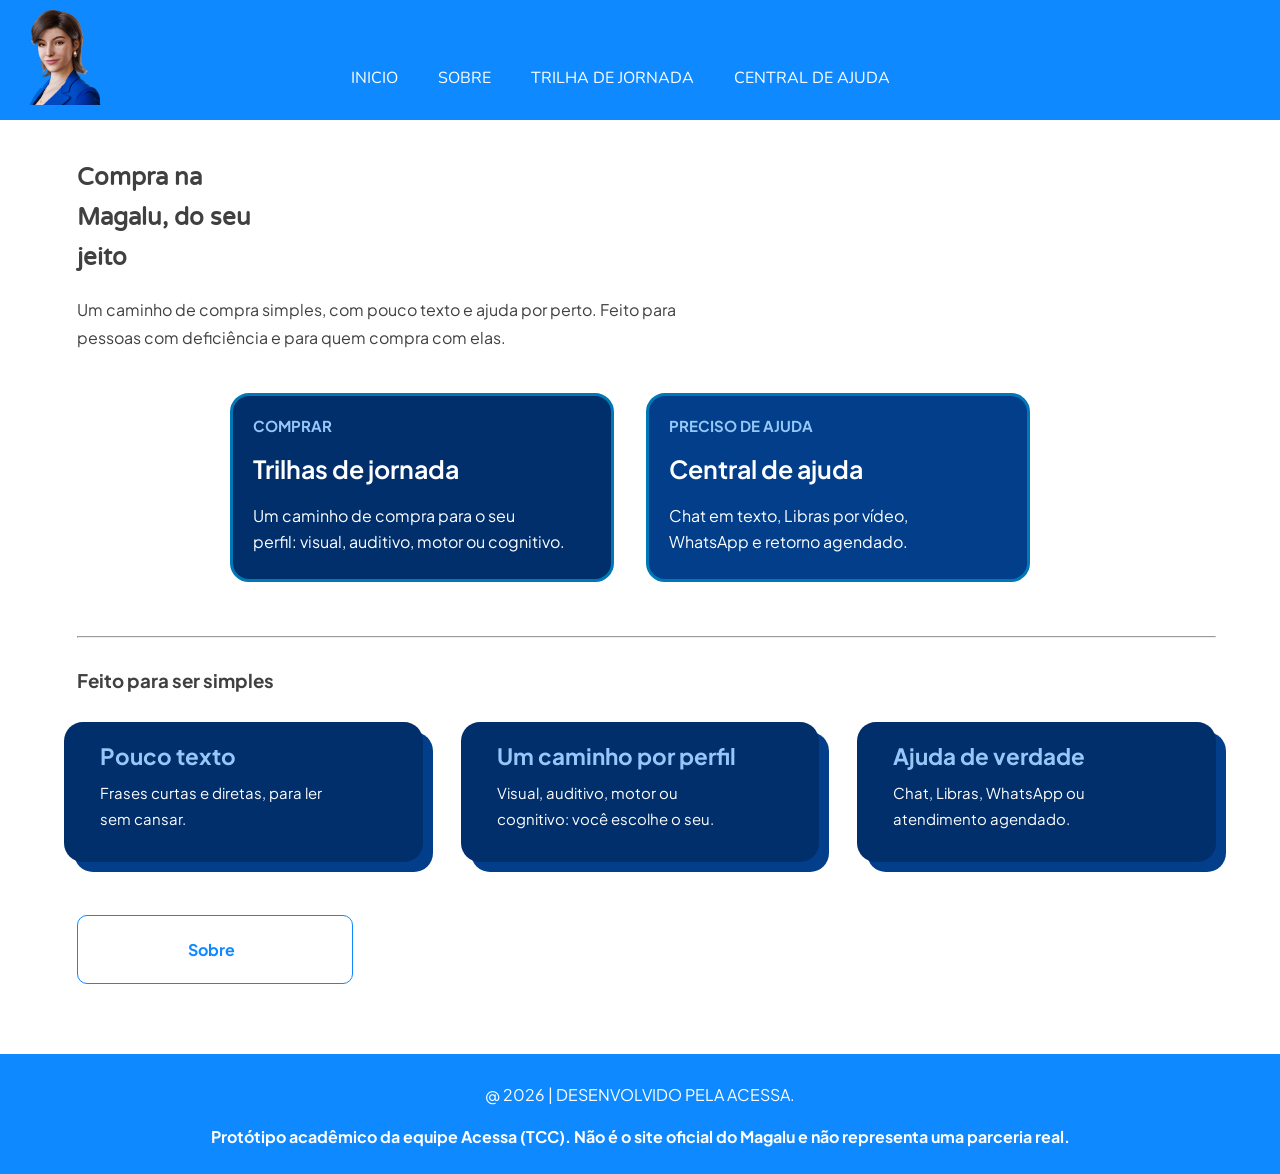
<file: index.html>
<!DOCTYPE html>
<html lang="pt-br">
<head>
    <meta charset="UTF-8">
    <meta name="viewport" content="width=device-width, initial-scale=1.0">
    <title>INICIO</title>

    <link rel="stylesheet" href="./style.css">

    <link rel="icon" type="imagem/png" href="./imagens/favicon_magalu.ico">
</head>
<body>
    <header>
        <nav>
            <div class="imgtopo">
            <a href="./index.html"><img src="./imagens/magalu (2).png"></a>
            </div>

            <div class="abas">
            <article><a href="./index.html" class="cor">INICIO</a></article>
            <article><a href="./sobre.html" class="cor">SOBRE</a></article>
            <article><a href="./trilhadejornada.html" class="cor">TRILHA DE JORNADA</a></article>
            <article> <a href="./centralajuda.html" class="cor">CENTRAL DE AJUDA</a></article>

            </div>
        </nav>
    </header>

<main>
    <section>
    
    <div class="inicio">
    <h1>Compra na <br>Magalu, do seu<br>jeito</h1><br>
    <p> Um caminho de compra simples, com pouco texto e ajuda por perto. Feito para<br> pessoas com deficiência e para quem compra com elas.</p>
    </div>
    </section><br>

<!--informações das duas primeiras caixad o site(compra e ajuda)-->
    <section>
        <div class="primeirascaixas">
        <div class="caixainf">
            <a href="./trilhadejornada.html"><h3 id="caixaesquerda"><span href="#TRILHA"> COMPRAR</span></h3><br>
            <h2><span href="#TRILHA">Trilhas de jornada</span></h2><br>
            <p>Um caminho de compra para o seu <br>perfil: visual, auditivo, motor ou cognitivo.</p></a>
        </div><br>

        <div class="caixainff">
            <a href="./centralajuda.html"><h3 id="caixaesquerda">PRECISO DE AJUDA</h3><br>
            <h2>Central de ajuda</h2><br>
            <p>Chat em texto, Libras por vídeo, <br>WhatsApp e retorno agendado.</p></a>
        </div>
        </div>
    </section><br>

    <hr><br>

    <!--segunda sessão e suas 4 caixas-->
    <section>
    <h3 id="TRILHA">Feito para ser simples</h3><br>
    <!--<p id="espaçodireita">Quatro caminhos, com os mesmos quatro momentos: encontrar, pagar, acompanhar a <br>entrega e trocar.</p>-->

    <div class="meio">
    <div class="jornada">
        <h3>Pouco texto</h3>
        <p id="caixaservicos">Frases curtas e diretas, para ler <br>sem cansar.</p>
    </div>

    <div class="jornada">
        <h3>Um caminho por perfil</h3>
        <p id="caixaservicos">Visual, auditivo, motor ou <br>cognitivo: você escolhe o seu.</p>
    </div>

    <div class="jornada">
        <h3>Ajuda de verdade</h3>
        <p  id="caixaservicos">Chat, Libras, WhatsApp ou <br>atendimento agendado.</p>
    </div>
    </div>
    </section><br>

    
    <section>
        <button ><a href="./sobre.html" class="Sobre">Sobre</a></button>


    </section>
    <!--terceira sessão

    <section>
        <h1 id="CENTRAL">Central de ajuda para Pessoas com deficiência</h1>
        <p>Atendimento pensado para cada necessidade. Escolha o canal que for melhor para você.</p>

        <div class="central">
            <h3>Chat em texto</h3>
            <p>Resposta escrita, sem <br>áudio.</p>
        </div>

        <div class="central">
            <h3>Videochamada em <br>Libras</h3>
            <p>Com intérprete ou tradutor <br>digital.</p>
        </div>

        <div class="central">
            <h3>WhatsApp</h3>
            <p>Texto ou áudio, você<br> escolhe.</p>
        </div>

        <div class="central">
            <h3>Retorno agendado</h3>
            <p>Nós ligamos no horário <br>combinado.</p>
        </div>
    </section><br>

    <hr>

    <section>
        <h3>Como peço ajuda para escolher um produto?</h3>

        <hr>

        <h3>Posso pedir uma entrega adaptada?</h3>
        <hr>

        <h3>Como faço uma reclamação sobre acessibilidade?</h3>
    </section>

    <hr>

    <section>
        <h1 id="SOBRE">Sobre o projeto</h1><br>
        <p>Este site mostra como uma loja virtual poderia oferecer uma versão acessível, com <br>
            caminhos de compra por perfil e atendimento direcionado. Foi feito pela equipe Acessa <br>
            como exemplo para o TCC.</p>
    </section>-->
</main>

<footer>

    <div class="final">

    <p class="text">@ 2026 | DESENVOLVIDO PELA ACESSA.<br><br>
        <b>Protótipo acadêmico da equipe Acessa (TCC). Não é o site oficial do Magalu e não representa uma parceria real.</b></p>
    </div>

</footer>
    
</body>
</html>
</file>
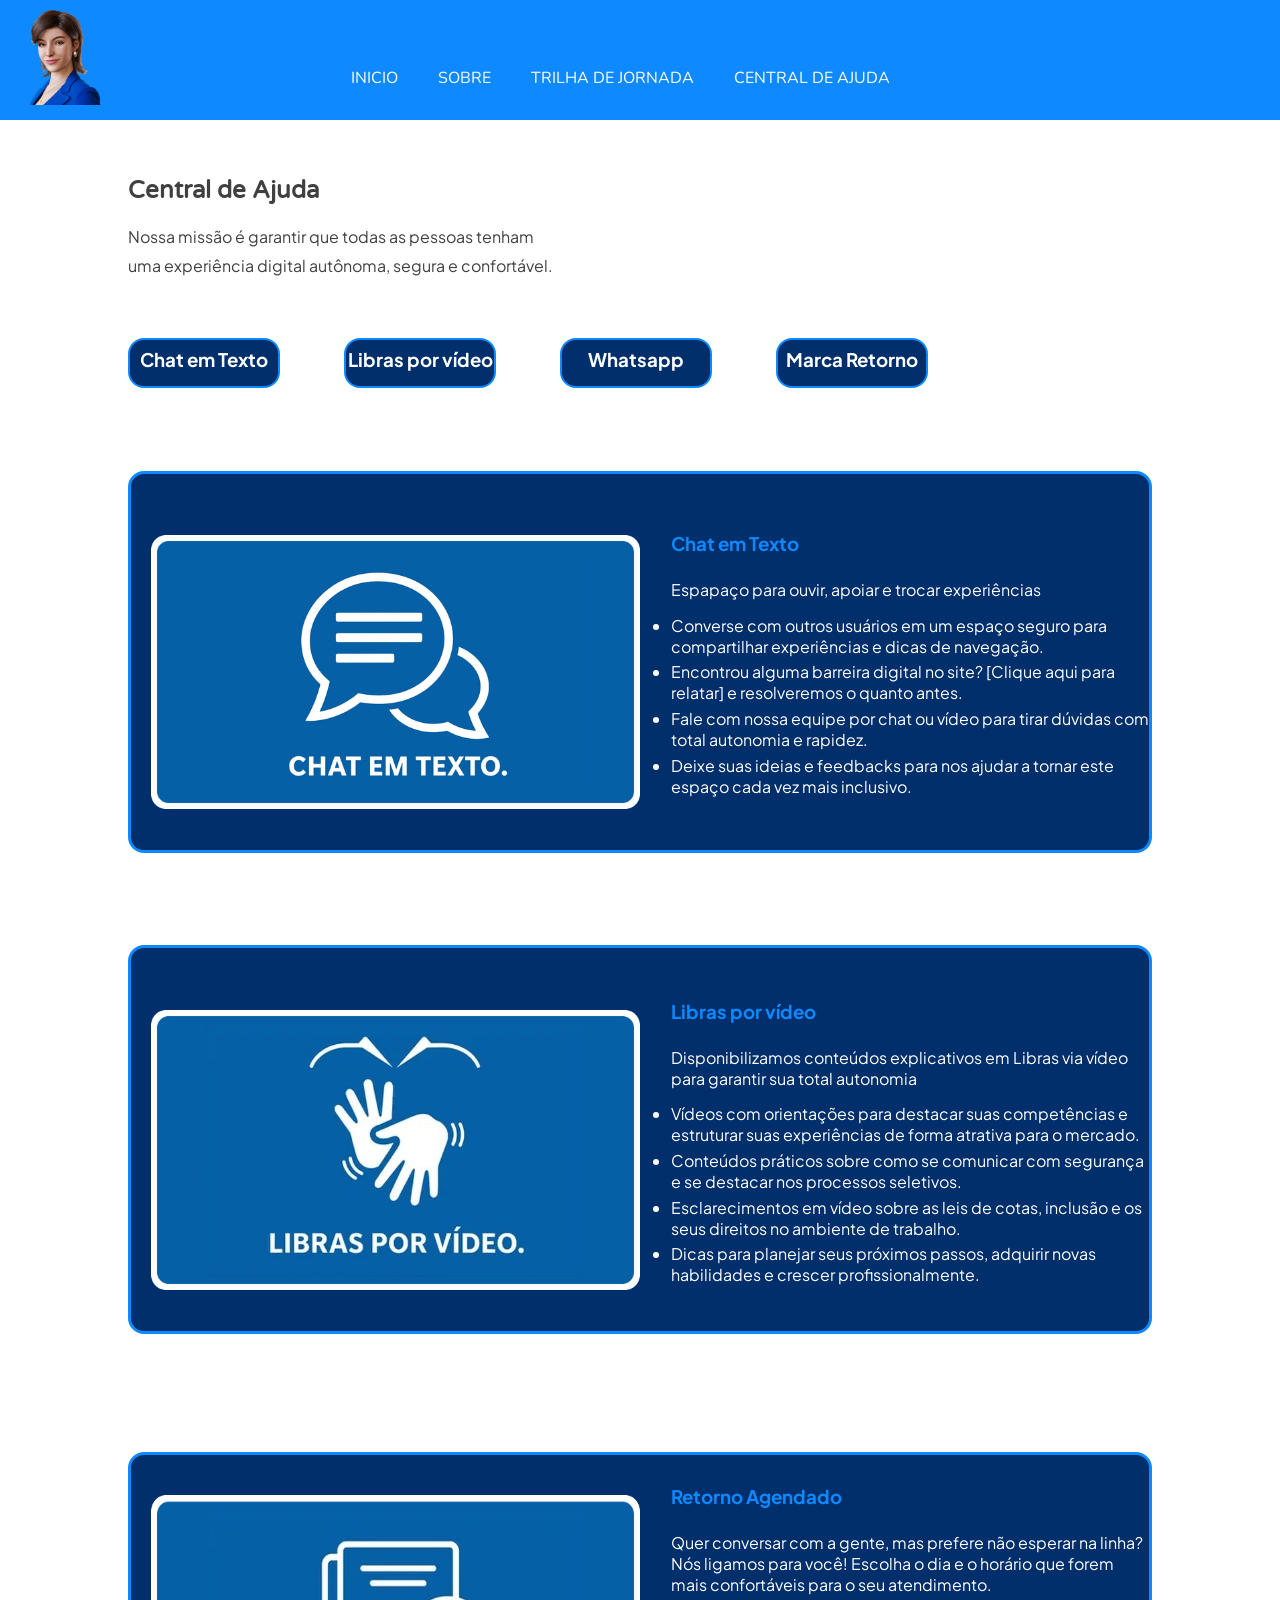
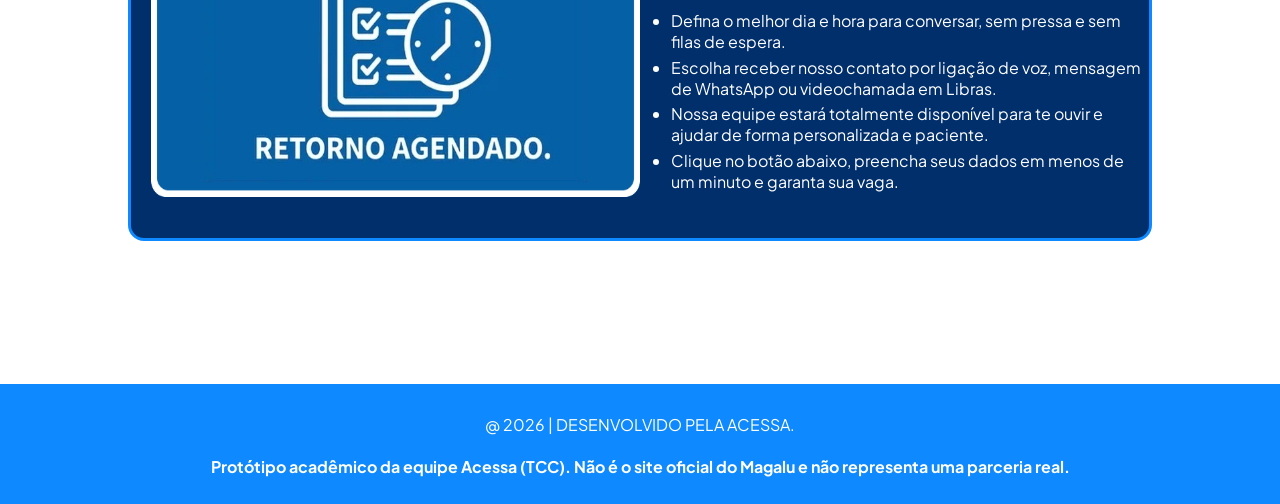
<file: centralajuda.html>
<!DOCTYPE html>
<html lang="pt-br">
<head>
    <meta charset="UTF-8">
    <meta name="viewport" content="width=device-width, initial-scale=1.0">
    <title>CENTRAL DE AJUDA</title>
    <link rel="stylesheet" href="centralajuda.css">
    <link rel="icon" type="imagem/png" href="./imagens/favicon_magalu.ico">
</head>

<body>
    <header>
        <nav>
            <div class="imgtopo">
                <a href="./index.html"><img src="./imagens/magalu (2).png"></a>
            </div>

            <div class="abas">
            <article><a href="./index.html" class="cor">INICIO</a></article>
            <article><a href="./sobre.html" class="cor">SOBRE</a></article>
            <article><a href="./trilhadejornada.html" class="cor">TRILHA DE JORNADA</a></article>
            <article> <a href="./centralajuda.html" class="cor">CENTRAL DE AJUDA</a></article>

            </div>
        </nav>
    </header><br>

<main>
    <section>

        <div class="containerprincipal">
        <div class="titulo-cards">
                <h1>Central de Ajuda</h1><br>
                <p id="paragrafo-inicio">Nossa missão é garantir que todas as pessoas tenham <br> uma experiência digital autônoma, segura e confortável.</p>
        </div>

        <div class="btns">
            <div class="btn-trilha">
                <h3><a href="#chat">Chat em Texto</a></h3>
            </div>

            <div class="btn-trilha">
                <h3 id="unico"><a href="#auditiva">Libras por vídeo</a></h3>
            </div>

            <div class="btn-trilha">
                <h3><a href="#motora" >Whatsapp</a></h3>
            </div>

            <div class="btn-trilha">
                <h3><a href="#cognitiva">Marca Retorno</a></h3>
            </div>

        </div>
    </section>

    <section>

        <div class="cards-one">
            <div class="card-one" id="visual">
                <img src="./imagens/chat.png" alt="chat-texto">

                <div class="card-texto">
                <h3>Chat em Texto</h3>

                <p>Espapaço para ouvir, apoiar e trocar experiências </p>

                <ul>
                    <li>
                        Converse com outros usuários em um espaço seguro para compartilhar experiências e dicas de navegação.
                    </li>

                    <li>
                        Encontrou alguma barreira digital no site? [Clique aqui para relatar] e resolveremos o quanto antes.
                    </li>

                    <li>
                        Fale com nossa equipe por chat ou vídeo para tirar dúvidas com total autonomia e rapidez.
                    </li>

                    <li>
                        Deixe suas ideias e feedbacks para nos ajudar a tornar este espaço cada vez mais inclusivo.

                    </li>
                </ul>
                </div>
            </div>

            <div class="card-one">
                <img src="./imagens/video.png" alt="libras por vídeo">

                <div class="card-texto" id="libras-vídeo">
                <h3>Libras por vídeo</h3>

                <p> Disponibilizamos conteúdos explicativos em Libras via vídeo para garantir sua total autonomia</p>

                <ul>
                    <li>
                        Vídeos com orientações para destacar suas competências e estruturar suas experiências de forma atrativa para o mercado.
                    </li>

                    <li>
                        Conteúdos práticos sobre como se comunicar com segurança e se destacar nos processos seletivos.
                    </li>

                    <li>
                        Esclarecimentos em vídeo sobre as leis de cotas, inclusão e os seus direitos no ambiente de trabalho.
                    </li>

                    <li>
                        Dicas para planejar seus próximos passos, adquirir novas habilidades e crescer profissionalmente.
                    </li>
                </ul>
                </div>
            </div>
        </div>

        <div class="cards-two"> 
            <div class="card-two">
                <img src="./imagens/retorno.png" alt="agendamento">

                <div class="card-texto" id="motora">
                <h3>Retorno Agendado</h3>

                <p> Quer conversar com a gente, mas prefere não esperar na linha? Nós ligamos para você! Escolha o dia e o horário que forem mais confortáveis para o seu atendimento.</p>

                <ul>
                    <li>
                        Defina o melhor dia e hora para conversar, sem pressa e sem filas de espera.
                    </li>

                    <li>
                        Escolha receber nosso contato por ligação de voz, mensagem de WhatsApp ou videochamada em Libras.
                    </li>

                    <li>
                        Nossa equipe estará totalmente disponível para te ouvir e ajudar de forma personalizada e paciente.
                    </li>

                    <li>
                        Clique no botão abaixo, preencha seus dados em menos de um minuto e garanta sua vaga.
                    </li>
                </ul>
                </div>
            </div>

           
        <!--<section>
            <div class="cards-two">

                <div class="cardone"> 
                <h3>Trilha visual</h3>
                <p>Para pessoas cegas ou com baixa visão, com leitor de tela ou texto ampliado.</p>
                </div>

                <div class="cardone">
                    <h3> </h3>
                    <p></p>
                </div>

                </div>
                </section>

                <section>
                <div class="cardtwo">
                    <h3> </h3>
                    <p></p>
                </div>

                <div class="cardtwo">
                    <h3> </h3>
                    <p></p>
            </div>
        </section>-->
</main>

    <footer>

        <div class="final">

            <p class="text">@ 2026 | DESENVOLVIDO PELA ACESSA.<br><br>
                <b>Protótipo acadêmico da equipe Acessa (TCC). Não é o site oficial do Magalu e não representa uma
                    parceria real.</b>
            </p>
        </div>

    </footer>

</body>

</html>
</file>
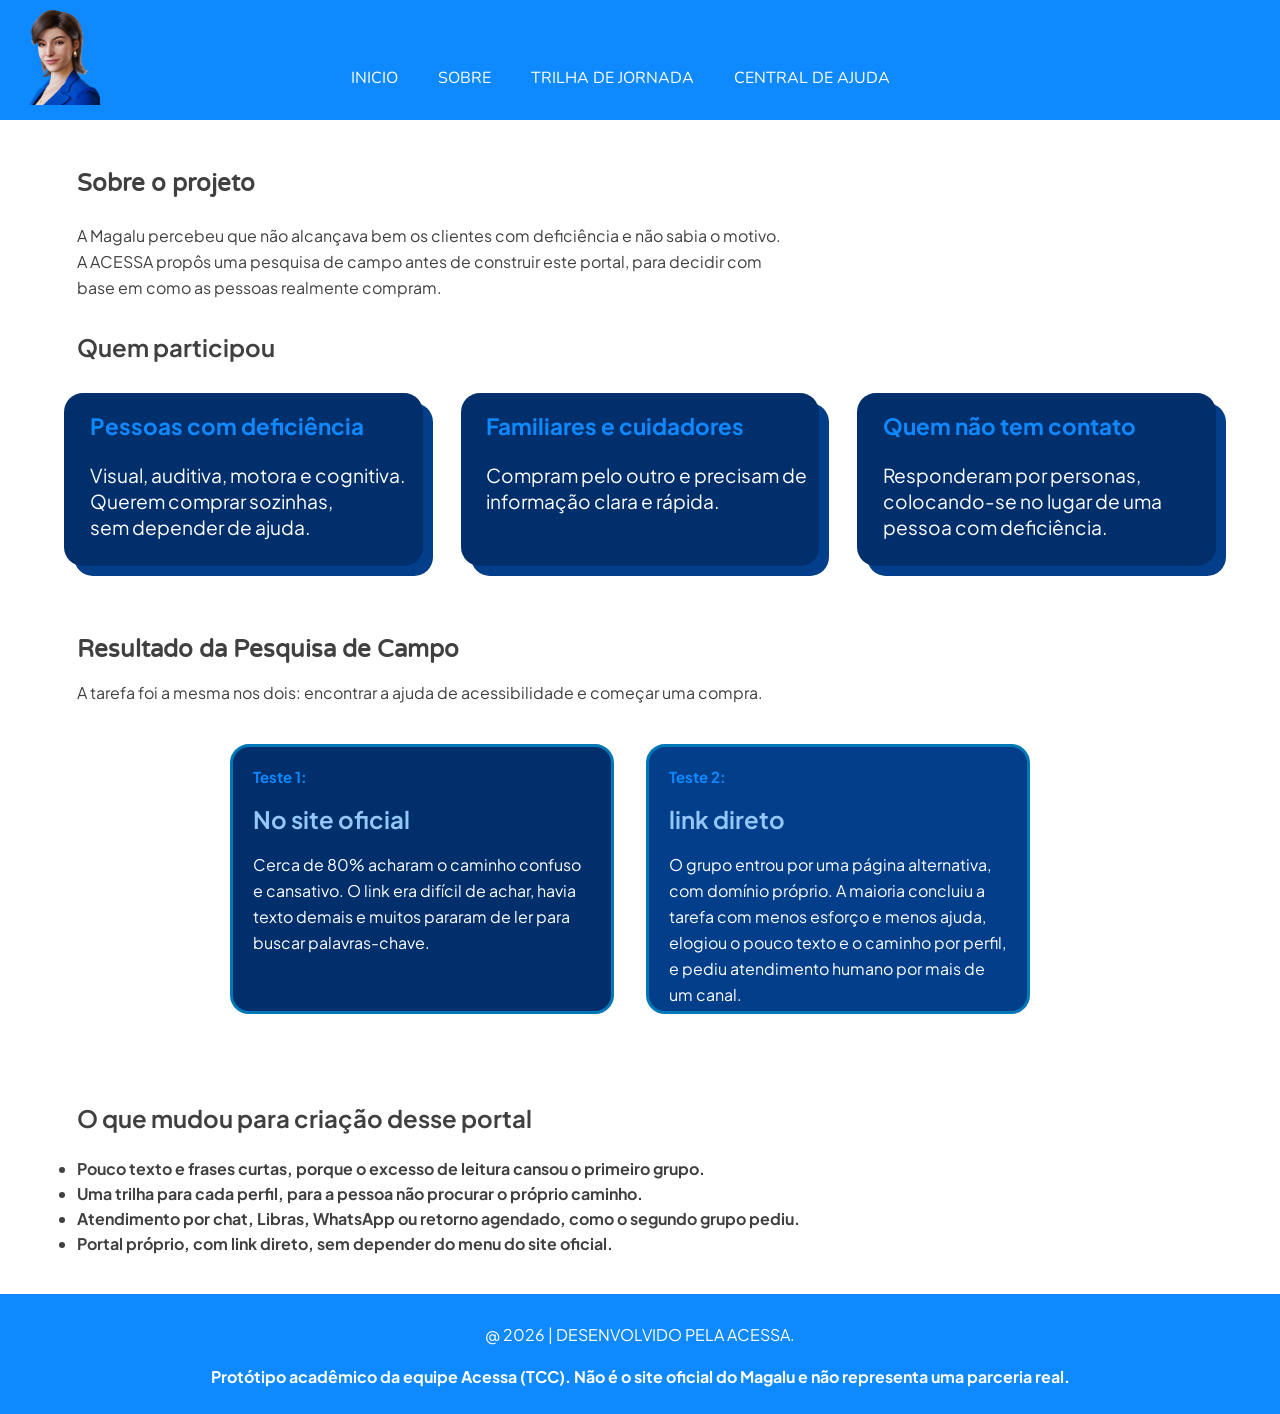
<file: sobre.html>
<!DOCTYPE html>
<html lang="pt-br">
<head>
    <meta charset="UTF-8">
    <meta name="viewport" content="width=device-width, initial-scale=1.0">
    <title>SOBRE</title>

    <link rel="stylesheet" href="./sobre.css">

    <link rel="icon" type="imagem/png" href="./imagens/favicon_magalu.ico">
</head>
<body>
    <header>
        <nav>
            <div class="imgtopo">
            <a href="./index.html"><img src="./imagens/magalu (2).png"></a>
            </div>

            <div class="abas">
            <article><a href="./index.html" class="cor">INICIO</a></article>
            <article><a href="./sobre.html" class="cor">SOBRE</a></article>
            <article><a href="./trilhadejornada.html" class="cor">TRILHA DE JORNADA</a></article>
            <article> <a href="./centralajuda.html" class="cor">CENTRAL DE AJUDA</a></article>

            </div>
        </nav>
    </header>

    <main>

    <section>
    <div class="titulo">
    <h1>Sobre o projeto</h1><br>
    <p> A Magalu percebeu que não alcançava bem os clientes com deficiência e não sabia o motivo. <br>A ACESSA propôs uma pesquisa de campo antes de construir este portal, para decidir com <br>base em como as pessoas realmente compram.</p>
    </div>
    </section><br>



    <section>
    <h2 id="segunda-sessão">Quem participou</h2><br>
    <!--<p id="espaçodireita">Quatro caminhos, com os mesmos quatro momentos: encontrar, pagar, acompanhar a <br>entrega e trocar.</p>-->

    <div class="caixas">
    <div class="caixa">
        <h3>Pessoas com deficiência</h3><br>
        <p id="caixaservicos">Visual, auditiva, motora e cognitiva. Querem comprar sozinhas, <br>sem depender de ajuda.</p>
    </div>

    <div class="caixa">
        <h3>Familiares e cuidadores</h3><br>
        <p id="caixaservicos">Compram pelo outro e precisam de<br> informação clara e rápida.</p>
    </div>

    <div class="caixa">
        <h3>Quem não tem contato</h3><br>
        <p  id="caixaservicos">Responderam por personas, colocando-se no lugar de uma pessoa com deficiência.</p>
    </div>
    </div>
    </section><br>

    <section>
    
    <div class="inicio">
    <h1>Resultado da Pesquisa de Campo</h1><br>
    <p> A tarefa foi a mesma nos dois: encontrar a ajuda de acessibilidade e começar uma compra.</p>
    </div>
    </section><br>



    <section>
        <div class="segundascaixas">
        <div class="caixaone">
            <h3 id="caixaesquerda"> Teste 1:</h3><br>
            <h2>No site oficial</h2><br>
            <p>Cerca de 80% acharam o caminho confuso e cansativo. O link era difícil de achar, havia texto demais e muitos pararam de ler para buscar palavras-chave.</p>
        </div><br>

        <div class="caixaitwo">
            <h3 id="caixaesquerda"> Teste 2:</h3><br>
            <h2>link direto</h2><br>
            <p>O grupo entrou por uma página alternativa, com domínio próprio. A maioria concluiu a tarefa com menos esforço e menos ajuda, elogiou o pouco texto e o caminho por perfil, e pediu atendimento humano por mais de um canal.</p>
        </div>
        </div>
    </section><br>

    <section>
        <div class="mudança">
        <h2>O que mudou para criação desse portal</h2><br>

        <ul>
            <li>Pouco texto e frases curtas, porque o excesso de leitura cansou o primeiro grupo.</li>
            <li>Uma trilha para cada perfil, para a pessoa não procurar o próprio caminho.</li>
            <li>Atendimento por chat, Libras, WhatsApp ou retorno agendado, como o segundo grupo pediu.</li>
            <li>Portal próprio, com link direto, sem depender do menu do site oficial.</li>
        </ul>
        </div>
    </section>

    </main>

    <footer>

    <div class="final">

    <p class="text">@ 2026 | DESENVOLVIDO PELA ACESSA.<br><br>
        <b>Protótipo acadêmico da equipe Acessa (TCC). Não é o site oficial do Magalu e não representa uma parceria real.</b></p>
    </div>

</footer>

</body>
</html>
</file>
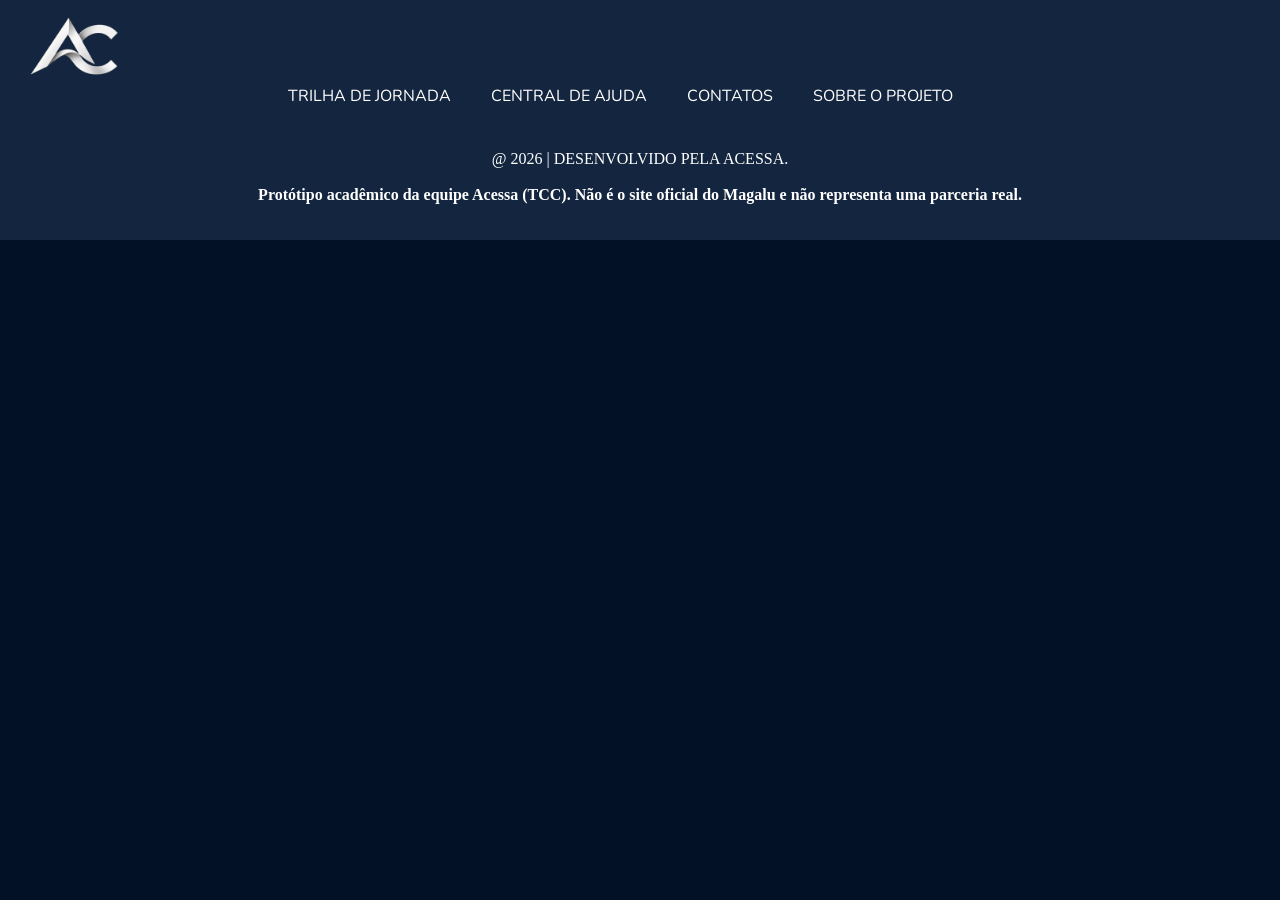
<file: sobreprojeto.html>
<!DOCTYPE html>
<html lang="pt">
<head>
    <meta charset="UTF-8">
    <meta name="viewport" content="width=device-width, initial-scale=1.0">
    <title>ACESSA</title>

    <link rel="stylesheet" href="./sobreprojeto.css">

    <link rel="icon" type="imagem/png" href="./imagens/favicon.ico">
</head>
<body>
    <header>
        <nav>
            <div class="imgtopo">
            <img src="./imagens/logo branca png.png">
            </div>

            <div class="abas">
            <article><a href="./index.html" class="cor">TRILHA DE JORNADA</a></article>
            <article> <a href="#SOBRE" class="cor">CENTRAL DE AJUDA</a></article>
            <article><a href="#CONTATOS" class="cor">CONTATOS</a></article>
            <article><a href="./sobreprojeto.html" class="cor">SOBRE O PROJETO</a></article>

            </div>
        </nav>
    </header>

    <main>


    </main>

<footer>

    <div class="final">

    <p class="text">@ 2026 | DESENVOLVIDO PELA ACESSA.<br><br>
        <b>Protótipo acadêmico da equipe Acessa (TCC). Não é o site oficial do Magalu e não representa uma parceria real.</b></p>
    </div>

</footer>
    
</body>
</html>
</file>
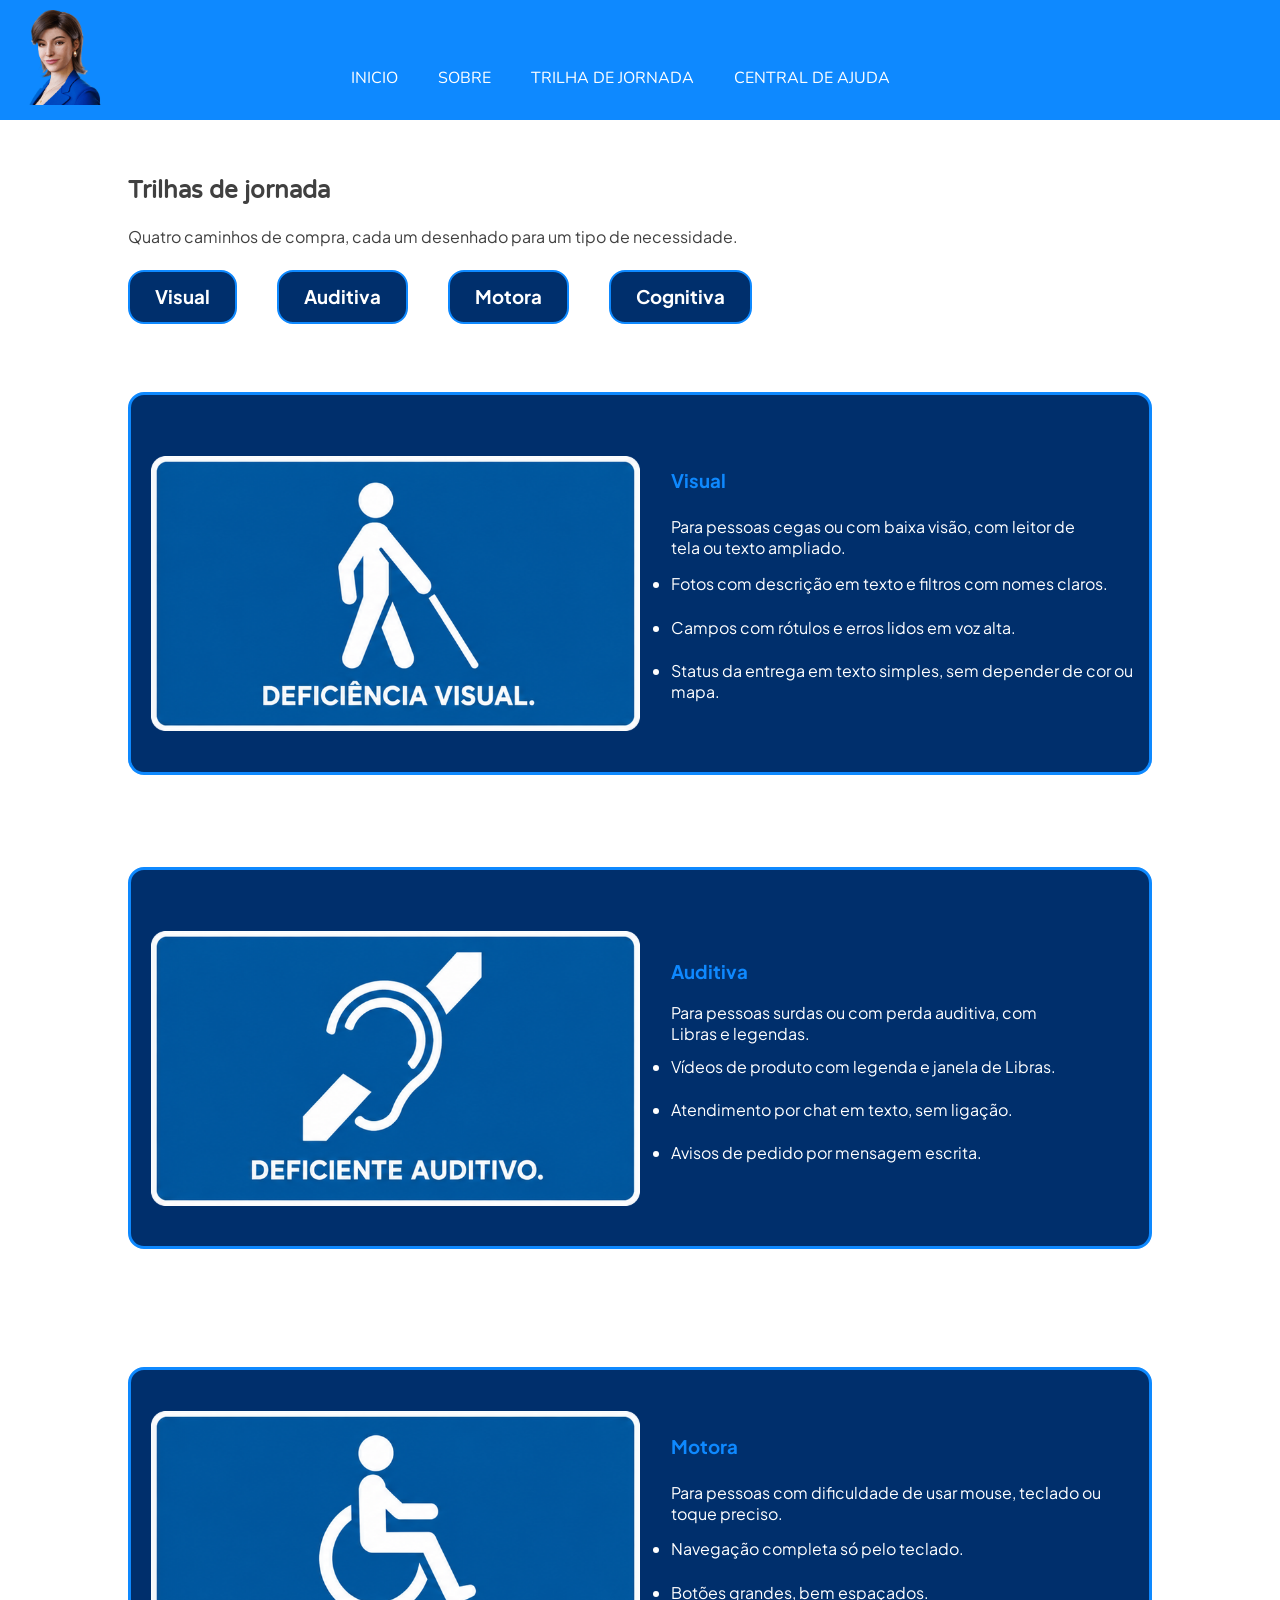
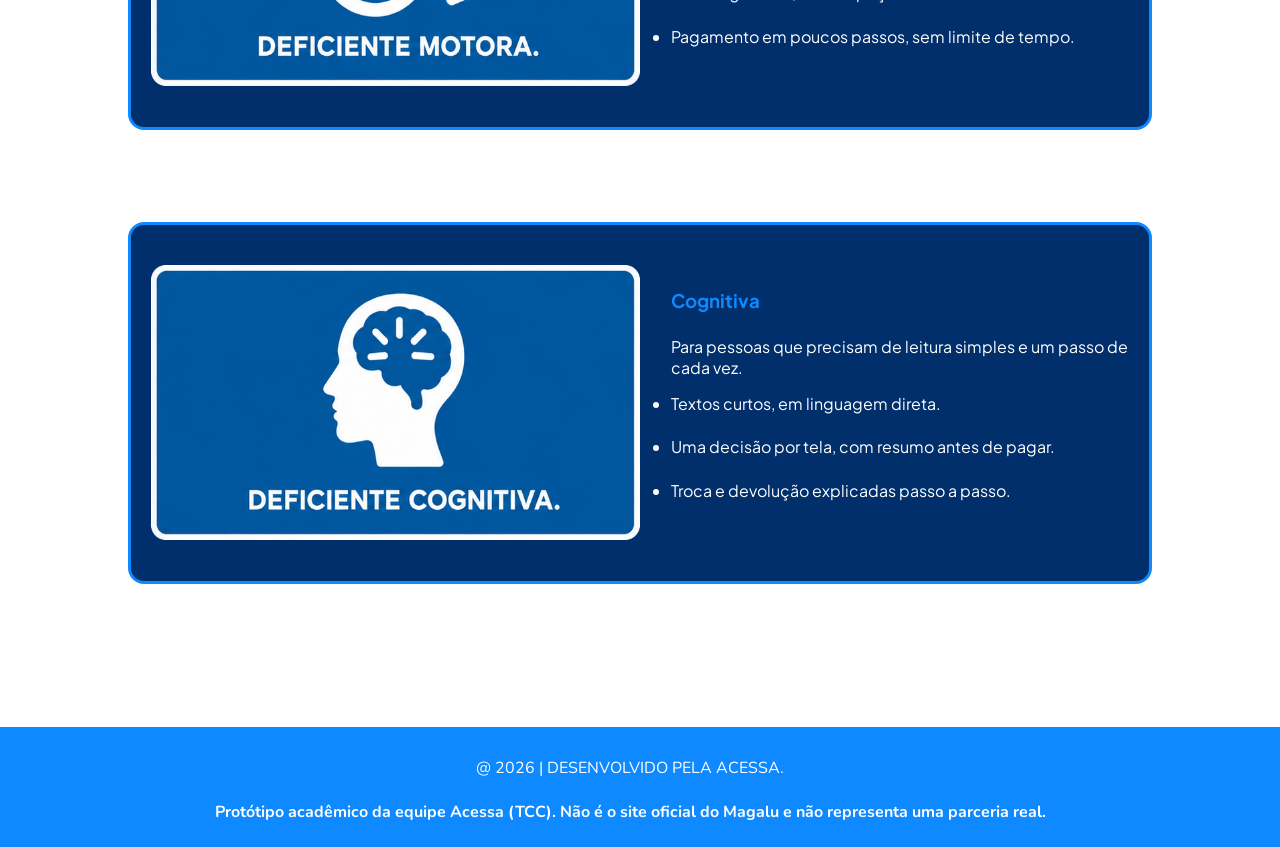
<file: trilhadejornada.html>
<!DOCTYPE html>
<html lang="pt">

<head>
    <meta charset="UTF-8">
    <meta name="viewport" content="width=device-width, initial-scale=1.0">
    <title>TRILHA DE JORNADA</title>

    <link rel="stylesheet" href="./trilhadejornada.css">

    <link rel="icon" type="imagem/png" href="./imagens/favicon_magalu.ico">
</head>

<body>
    <header>
        <nav>
            <div class="imgtopo">
                <a href="./index.html"><img src="./imagens/magalu (2).png"></a>
            </div>

            <div class="abas">
            <article><a href="./index.html" class="cor">INICIO</a></article>
            <article><a href="./sobre.html" class="cor">SOBRE</a></article>
            <article><a href="./trilhadejornada.html" class="cor">TRILHA DE JORNADA</a></article>
            <article> <a href="./centralajuda.html" class="cor">CENTRAL DE AJUDA</a></article>
            </div>
        </nav>
    </header><br>

<main>
    <section>

        <div class="containerprincipal">
        <div class="titulo-cards">
                <h1>Trilhas de jornada</h1><br>
                <p id="paragrafo-inicio">Quatro caminhos de compra, cada um desenhado para um tipo de necessidade.</p>
        </div>

        <div class="btns">
            <div class="btn-trilha">
                <h3><a href="#visual">Visual</a></h3>
            </div>

            <div class="btn-trilha">
                <h3 id="unico"><a href="#auditiva">Auditiva</a></h3>
            </div>

            <div class="btn-trilha">
                <h3><a href="#motora">Motora</a></h3>
            </div>

            <div class="btn-trilha">
                <h3><a href="#cognitiva">Cognitiva</a></h3>
            </div>

        </div>
    </section>

    <section>

        <div class="cards-one"id="visual">
            <div class="card-one" >
                <img src="./trilha de jornada/deficiencia-visual.png" alt="deficiencia-visual">

                <div class="card-texto">
                <h3>Visual</h3>

                <p>Para pessoas cegas ou com baixa visão, com leitor de <br>    tela ou texto ampliado.</p>

                <ul>
                    <li>    
                        Fotos com descrição em texto e filtros com nomes claros.
                    </li><br>

                    <li>
                        Campos com rótulos e erros lidos em voz alta.
                    </li><br>

                    <li>
                        Status da entrega em texto simples, sem depender de cor ou mapa.
                    </li>
                </ul>
                </div>
            </div>

            <div class="card-one">
                <img src="./trilha de jornada/deficiente-auditivo.png" alt="deficiente-auditivo">

                <div class="card-texto" id="auditiva">
                <h3>Auditiva</h3>

                <p>Para pessoas surdas ou com perda auditiva, com <br>Libras e legendas.</p>

                <ul>
                    <li>
                        Vídeos de produto com legenda e janela de Libras.
                    </li><br>

                    <li>
                        Atendimento por chat em texto, sem ligação.
                    </li><br>

                    <li>
                        Avisos de pedido por mensagem escrita.
                    </li>
                </ul>
                </div>
            </div>
        </div>

        <div class="cards-two"> 
            <div class="card-two">
                <img src="./trilha de jornada/deficiente-motora.png" alt="deficiente-motora">

                <div class="card-texto" id="motora">
                <h3>Motora</h3>

                <p>Para pessoas com dificuldade de usar mouse, teclado ou toque preciso.</p>

                <ul>
                    <li>
                        Navegação completa só pelo teclado.
                    </li><br>

                    <li>
                        Botões grandes, bem espaçados.
                    </li><br>

                    <li>
                        Pagamento em poucos passos, sem limite de tempo.
                    </li>
                </ul>
                </div>
            </div>

            <div class="card-two">
                <img src="./trilha de jornada/deficiente-cognitiva.png" alt="deficiente-cognitiva">

                <div class="card-texto" id="cognitiva">
                <h3>Cognitiva</h3>

                <p>Para pessoas que precisam de leitura simples e um passo de cada vez.</p>

                <ul>
                    <li>
                        Textos curtos, em linguagem direta.
                    </li><br>

                    <li>
                        Uma decisão por tela, com resumo antes de pagar.
                    </li><br>

                    <li>
                        Troca e devolução explicadas passo a passo.
                    </li>
                </ul>
                </div>
            </div>
        </div>
    </section>

        <!--<section>
            <div class="cards-two">

                <div class="cardone"> 
                <h3>Trilha visual</h3>
                <p>Para pessoas cegas ou com baixa visão, com leitor de tela ou texto ampliado.</p>
                </div>

                <div class="cardone">
                    <h3> </h3>
                    <p></p>
                </div>

                </div>
                </section>

                <section>
                <div class="cardtwo">
                    <h3> </h3>
                    <p></p>
                </div>

                <div class="cardtwo">
                    <h3> </h3>
                    <p></p>
            </div>
        </section>-->
</main>

    <footer>

        <div class="final">

            <p class="text">@ 2026 | DESENVOLVIDO PELA ACESSA.<br><br>
                <b>Protótipo acadêmico da equipe Acessa (TCC). Não é o site oficial do Magalu e não representa uma
                    parceria real.</b>
            </p>
        </div>

    </footer>

</body>

</html>
</file>
<file: style.css>
@import url('https://fonts.googleapis.com/css2?family=Nunito:ital,wght@0,200..1000;1,200..1000&display=swap');
/*font para header*/

@import url('https://fonts.googleapis.com/css2?family=Varela+Round&display=swap');
/*font para titulo*/

@import url('https://fonts.googleapis.com/css2?family=Plus+Jakarta+Sans:ital,wght@0,200..800;1,200..800&display=swap');
/*font para paragrafo */

/*reset basico de configurações */

/*cores utilizadas 

021125 · fundos das sessões
14263f  . cor das caixar menores
023e8a . cor das bordas e sombreados,fundos 3d das caixas menores
#ffffff · texto e titulos */
*{
    margin: 0%;
    padding: 0%;
    box-sizing: border-box;
    text-decoration: none;
}

/*configurações de header e footer(começo e final de página */

/*as cores colocadas no body foi somente para teste da divisão das sessões de como ficaria */
body{
    background-color: #FFFFFF;
    color: #404040;
}
header{
    position: sticky;
    top: 0%;
    background-color: #0E89FF ;
    color:#ffffff;
    width: 100%;
    height: 120px;
    border: #ffffff;
    z-index: 1000;

    font-family: "Nunito", sans-serif;
    font-optical-sizing: auto;
    font-weight: 600px;
    font-style: normal;
}

/*posção da logo no header */
img{
    display: flex;
    justify-content: left;
    width: 130px;
    padding-left: 20px;
    padding-top: 10px;

}

main{
    display: flex;
    flex-direction: column;
    justify-content: left;
}
/*caixa para configurar as abas */
.abas{
    display: flex;
    justify-content: center;
    flex-wrap: wrap;
    padding-bottom: 1%;
}


/*configurações dos links das abas*/

.cor{
    color: #ffffff;
    text-align: right;
    margin-right: 20px;
}
.cor:hover{
    background-color: #c53030;
    border-radius: 7px;
    padding-top: 3%;
    padding-bottom: 3%;
    padding-left: 5%;
    padding-right: 5%;
    text-align: center;
    width: 100%;
}
    

/*cor para ficar com o contraste certo nas caixas*/

article{
    display: flex;
    flex-direction: column;
    flex-wrap: wrap;
    color: #404040;
    text-align: right;
    margin-right: 20px;

    margin-bottom: 2%;
    margin-top: -3%;
}

article:hover{
    transform: translatey(-10px);
    transition: 1.2s;
    font-weight: 200px;
    margin-bottom: 2%;
}

/*mexer no tamanho da logo no header*/
nav img{
    width: 8%;
}

/*footer config*/

footer{
    background-color: #0E89FF;
    color:#ffffff;
    width: 100%;
    height: 120px;
}

/*caixa que vai as informações dentro */
.final{
    display: flex;
    flex-direction: row;
    justify-content: center;
    flex-wrap: wrap;

}
hr{
    display: flex;
    justify-content: center;
    align-items: center;
    width: 89%;
    margin-left: 6%;
}

/*configuração de centralição do footer */

.text{
    justify-content: center;
    text-align: center;
    padding-top: 30px;
}

/* confing da primeira sessão */

.inicio{
    display: flex;
    flex-direction: column;
    justify-content: left;

    padding-left: 6%;
    padding-top: 3%;
}

.inicio h1{
        line-height: 40px;
}

.inicio p {
        line-height: 28px;
}

a {
    color:#ffffff;
}

/*fonte e forma de se porta*/
h1{
    display: flex;
    flex-direction: column;
    text-align: left;

font-family: "Varela Round", sans-serif;
  font-weight: 700;
  font-style: normal;

}

p{
    display: flex;
    flex-direction: column;
    text-align: left;

    font-family: "Plus Jakarta Sans", sans-serif;
    font-optical-sizing: auto;
    font-weight: 400;
    font-style: normal;
}

h3{
    font-family: "Plus Jakarta Sans", sans-serif;
    font-optical-sizing: auto;
    font-weight: bold;
    font-style: normal;
    color: #95c8f8;

}

h2{
    font-family: "Plus Jakarta Sans", sans-serif;
    font-optical-sizing: auto;
    font-weight: 650;
    font-style: normal;
}

/*criar as caixas e colocar lado a lado*/
.primeirascaixas{
    display: flex;
    justify-content: center;
    text-align: left;
    gap: 0.50%;
    flex-wrap: wrap;
}

/*config de posição e conteúdo dentro da 1 caixa */
.caixainf{
    display: flex;
    flex-wrap: wrap;
    flex-direction: column;
    background-color: #002F6C;
    border-radius: 19PX;
    border: 3px solid #0077b6;


    width: 30%;
    height: 189px;
    padding: 1.56%;
    margin-top: 1.80%;
    margin-right: 1.56%;
    margin-bottom: 2.77%;
    color: #ffffff;
}

/*efeitos caixas 1*/
.caixainf:hover{
    flex-wrap: wrap;
    transform : translatey(-20px);
    transition: 1.2s;
    font-weight: 200px;

    border-radius: 19px;
    color: #ffffff;
    border: none;
}

.caixainf p{
    line-height: 26px;
}



/*config de posição e conteúdo dentro da 2 caixa */
.caixainff{
    flex-wrap: wrap;
    background-color: #023e8a ;
    border-radius: 19px;
    color: #ffffff;
    border: 3px solid #ffffff;



    width: 30%;
    height: 189px;
    padding: 1.56%;
    margin-top: 1.80%;
    margin-right: 1.56%;
    margin-bottom: 2.77%;
    border: 3px solid #0077b6;
}

/*efeitos caixas 2*/
.caixainff:hover{
    flex-wrap: wrap;
    transform: translatey(-20px);
    transition: 1.2s;
    font-weight: 200px;

    border-radius: 19px;
    border: none;
    
}

.caixainff p{
    line-height: 26px;
}


/*config dos textos de ajuda e compra das primeiras caixas */

#caixaesquerda{
    flex-wrap: wrap;
    text-align: left;
    font-size:15px;
}

h2{
    text-align: left;
    font-size: 25px;
    color: #ffffff;
}

/*tconfigurações de trilhas 1 pagina */

/*caixa pai das 3 caixas menores*/
.meio{
    display: flex;
    flex-direction: row;
    justify-content: center;
    gap: 38px;
    flex-wrap: wrap;
}

/*config do titulo 2 bloco */
#TRILHA{
    display: flex;
    flex-direction: row;
    padding-top: 1%;
    color:#404040;
    margin-left: 6%;
}



/*#espaçodireita{
    display: flex;
    flex-direction: column;
    text-align: left;
    padding-left: 150px;
}*/

/*config 3 caixas menores */
.jornada{
    background-color: #002F6C;
    color: #ffffff;
    border-radius: 19px;

    font-family: "Nunito", sans-serif;
    font-optical-sizing: auto;
    font-weight: 500%;
    font-style: normal;


    align-items: center;
    text-align: center;

    font-size: 120%;
    padding-top: 1.5%;
    padding-bottom: 2%;
    margin-top: 1%;
    margin-bottom: 1%;
    width: 28%;
    border: 1% solid #023e8a;
    box-shadow:10px 10px 0px #023e8a;
}

/*transição efeito para mudar cor da caixa quando o mousse passar ou ficar em cima da caixa*/
.jornada:hover{
    transition: 1.2s;
    transform:  translateY(28px) ;
    background-color: #023e8a;
    box-shadow:10px 10px 0px #c53030;
}

.jornada h3{
    text-align: left;
    padding-left: 10%;
}

/*organização dos texto das caixas do segundo topico */
#caixaservicos{
    padding-top: 2%;
    font-size: 78%;
    margin-top: 1% ;
    padding-bottom: 1%;
    padding-left: 10%;
    text-align: left;

    line-height: 26px;
}

/*config do botão do projeto cor,tamanho e etc*/

.Sobre{
    display: flex;
    flex-direction: row;
    justify-content: left;
    background-color: #ffffff;
    margin-bottom: 70px;
    margin-top: 10%;
    width: 120%;


    padding-top: 10%;
    padding-bottom: 10%;
    padding-left: 48%;

    color: #0E89FF;
    text-align: center;

    border-radius: 10px;
    border: 1px solid #0E89FF;
}
.Sobre:hover{
    color:#FFFFFF;
    border: none;
    background-color: #c53030;
}

/*removi a bordar, e a borda padrão do elemeno botão*/
button{
    outline: none;
    border: none;
    background-color: #ffffff;
    font-size: 100%;
    text-align: center;

    width: 18%;

    
    font-family: "Plus Jakarta Sans", sans-serif;
    font-optical-sizing: auto;
    font-weight: bold;
    font-style: normal;
    
    margin-left: 6%;
}
</file>
<file: centralajuda.css>
@import url('https://fonts.googleapis.com/css2?family=Nunito:ital,wght@0,200..1000;1,200..1000&display=swap');
/*font para header*/

@import url('https://fonts.googleapis.com/css2?family=Varela+Round&display=swap');
/*font para titulo*/

@import url('https://fonts.googleapis.com/css2?family=Plus+Jakarta+Sans:ital,wght@0,200..800;1,200..800&display=swap');
/*font para paragrafo */



/*reset basico de configurações */

/*cores utilizadas 

021125 · fundos das sessões
14263f  . cor das caixar menores
023e8a . cor das bordas e sombreados,fundos 3d das caixas menores
#ffffff · texto e titulos */
*{
    margin: 0%;
    padding: 0%;
    box-sizing: border-box;
    text-decoration: none;
}

/*configurações de header e footer(começo e final de página */

/*as cores colocadas no body foi somente para teste da divisão das sessões de como ficaria */
body{
    background-color: #FFFFFF;
    color: #404040;
    width: 100%;
   
}
header{ 
    position: sticky;
    top: 0%;
    background-color: #0E89FF ;
    color:#ffffff;
    width: 100%;
    height: 120px;
    border: #ffffff;
    z-index: 1000;

    font-family: "Nunito", sans-serif;
    font-optical-sizing: auto;
    font-weight: 600px;
    font-style: normal;
}

/*posção da logo no header */
img{
    display: flex;
    justify-content: left;
    width: 130px;
    padding-left: 20px;
    padding-top: 10px;

}

/*caixa para configurar as abas */
.abas{
    display: flex;
    justify-content: center;
}


/*configurações dos links das abas*/

.cor{
    display: flex;
    flex-direction: column;
    color: #ffffff;
    text-align: right;
    margin-right: 20px;
    font-family: "Nunito", sans-serif;
    font-optical-sizing: auto;
    font-style: normal;
    font-weight: 60px;
    
}
.cor:hover{
    background-color: #c53030;
    border-radius: 7px;
    padding-top: 3%;
    padding-bottom: 3%;
    padding-left: 5%;
    padding-right: 5%;
    text-align: center;
    width: 100%;
}


/*cor para ficar com o contraste certo nas caixas*/

article{
    color: #ffffff;
    margin-right: 20px;
    font-family: "Nunito", sans-serif;
    font-style: normal;
    font-weight: 60px;
    margin-bottom: 2%;

    margin-bottom: 2%;
    margin-top: -3%;
}

article:hover{
    transform: translatey(-10px);
    transition: 1.2s;
    font-weight: 200px;
    margin-bottom: 2%;
}

nav img{
    width: 8%;
}

/*footer config*/

footer{
    background-color: #0E89FF;
    color:#ffffff;
    width: 100%;
    height: 120px;
    margin-top: 8%;
}

/*caixa que vai as informações dentro */
.final{
    display: flex;
    flex-direction: row;
    justify-content: center;

}
hr{
    display: flex;
    justify-content: center;
    align-items: center;
    width: 40%;
    margin-left: 380px;
}

/*fonte e forma de se porta*/
h1{
    display: flex;
    flex-direction: column;
    text-align: left;

font-family: "Varela Round", sans-serif;
  font-weight: 700;
  font-style: normal;

}

p{
    display: flex;
    flex-direction: column;
    text-align: left;

    font-family: "Plus Jakarta Sans", sans-serif;
    font-optical-sizing: auto;
    font-weight: 400;
    font-style: normal;
}

h3{
    font-family: "Plus Jakarta Sans", sans-serif;
    font-optical-sizing: auto;
    font-weight: bold;
    font-style: normal;
    color: #0E89FF;
}

h2{
    font-family: "Plus Jakarta Sans", sans-serif;
    font-optical-sizing: auto;
    font-weight: 650;
    font-style: normal;
}

/*configuração de centralição do footer */

.text{
    justify-content: center;
    text-align: center;
    padding-top: 30px;
}

/*configuração da caixa MAIOR da primeira sessão que aliha as caixas de dentro*/

.containerprincipal{
    display: flex;
    flex-direction: column;

    margin-top: 3%;
    gap: 5%;
}


/*configurações do titulo principal, paragrafo */

.titulo-cards  {
    margin-left: 10%;
    text-align: left;

}



/*conf das caixa maior*/

.btns{
    display: flex;
    flex-direction: row;
    align-items: center;

    gap: 8%;
    width: 800px;
    height: 100px;
    margin-left: 10%;
    margin-bottom: 3%;

}


/*caixa dos topicos */

.btn-trilha{
    display: flex;
    flex-direction: column;
    background-color: #002F6C;
    border: 2px solid #0E89FF;
    color: #14263f;

    width: 80%;
    height: 50px;
    padding-top: 1%;

    
    margin-top:  8%;
    border-radius: 16px ;
    align-items: center;
    text-align:center ;
}

/*transição caixas topicos */
.btn-trilha:hover{
    color: #ffffff;
    border: none;
    background-color: #c53030;
    cursor: pointer;
    transition: 1.2s;
    transform:  translateY(-10px) ;
}

h3 a{
    display: flex;
    flex-direction: column;
    color: #ffffff;
    text-align: center;
}

/*espaço entre o pagrafo do primeiro titulo*/
#paragrafo-inicio{
    line-height: 180%;
}

/*configurações das caixa principal */

h3{
    display: flex;
    flex-direction: column;
}

.cards-one{
    display: flex;
    flex-direction: column;
    align-items: center;

    gap: 10%;
    width: 80%;
    height: auto;  
    margin: 0 auto 0 auto;   
    margin-bottom: 2%;
}

/*configurações da caixas de dentro */
.card-one{
    /*config de cor, borda e como a caixa deve se comportar */
    display: flex;
    background-color: #002F6C;
    border: 3px solid #0E89FF;
    border-radius: 16px ;
    color: #ffffff;

    /*largura e altura da caixa conforme a caixa principal*/
    width: 100%;
    height: auto;  

    /*espaço entre as duas caixas*/
    gap: 3%;

    /*espaço de dentro entre os conteudos e as bordas da parte de cima e parte de baixo */
    padding-top: 5%;
    padding-bottom: 4%;
    margin-bottom: 4%;
    margin-top: 5%;
}

/*efeito 2 primeiros blocos*/
.card-one:hover{
    background-color: #14263f;
    transition: 1.2s;
    transform:  translateY(28px) ;
}

/*configurações para que as imagens mude seu tamanho de altura de forma automatica conforme a caixa */
.card-one img{
    display: flex;
    width: 50%;
    height: auto;  
    padding-left: -10%;
}

/*configurações das caixas com as informações das 2 últimas caixar */

.cards-two{
    display: flex;
    flex-direction: column;
    align-items: center;

    gap: 10%;
    width: 80%;
    height: auto;  
    margin: 0 auto 0 auto;   
    margin-bottom: 2%;
}

/*configurações da caixas de dentro */
.card-two{
    /*config de cor, borda e como a caixa deve se comportar */
    display: flex;
    background-color: #002F6C;
    border: 3px solid #0E89FF;
    border-radius: 16px ;
    color: #ffffff;

    /*largura e altura da caixa conforme a caixa principal*/
    width: 100%;
    height: auto;  

    /*espaço entre as duas caixas*/
    gap: 3%;

    /*espaço de dentro entre os conteudos e as bordas da parte de cima e parte de baixo */
    padding-top: 3%;
    padding-bottom: 4%;
    margin-bottom: 4%;
    margin-top: 5%;
}

/*efeito 2 últimos blocos*/

.card-two:hover{
    background-color: #14263f;
    transition: 1.2s;
    transform:  translateY(28px) ;
}


/*configurações para que as imagens mude seu tamanho de altura de forma automatica conforme a caixa */

.card-two img{
    display: flex;
    width: 50%;
    height: auto;  
}

/*sereve para organizar o texto titulo da caixa */
.card-texto{
    display: flex;
    flex-direction: column;
    justify-content: center;
    text-align: left;
}

.card-texto p{
    padding-bottom: 3%;
}

.card-texto h3{
    padding-bottom: 5%;
}

li{
    padding-bottom: 1%;
    font-family: "Plus Jakarta Sans", sans-serif;
    font-optical-sizing: auto;
    font-weight: 400;
    font-style: normal;
}
</file>
<file: sobre.css>
@import url('https://fonts.googleapis.com/css2?family=Nunito:ital,wght@0,200..1000;1,200..1000&display=swap');
/*font para header*/

@import url('https://fonts.googleapis.com/css2?family=Varela+Round&display=swap');
/*font para titulo*/

@import url('https://fonts.googleapis.com/css2?family=Plus+Jakarta+Sans:ital,wght@0,200..800;1,200..800&display=swap');
/*font para paragrafo */


/*reset basico de configurações */


*{
    margin: 0%;
    padding: 0%;
    box-sizing: border-box;
    text-decoration: none;
}

body{
    background-color: #FFFFFF;
    color: #404040;
}
header{
    position: sticky;
    top: 0%;
    background-color: #0E89FF ;
    color:#ffffff;
    width: 100%;
    height: 120px;
    border: #ffffff;
    z-index: 1000;

    font-family: "Nunito", sans-serif;
    font-optical-sizing: auto;
    font-weight: 600px;
    font-style: normal;
}

/*posção da logo no header */
img{
    display: flex;
    justify-content: left;
    width: 130px;
    padding-left: 20px;
    padding-top: 10px;

}

.text{
    justify-content: center;
    text-align: center;
    padding-top: 30px;
}

main{
    display: flex;
    flex-direction: column;
    justify-content: left;
}
/*caixa para configurar as abas */
.abas{
    display: flex;
    justify-content: center;
    flex-wrap: wrap;
    padding-bottom: 1%;
}


/*configurações dos links das abas*/

.cor{
    color: #ffffff;
    text-align: right;
    margin-right: 20px;
}
.cor:hover{
    background-color: #c53030;
    border-radius: 7px;
    padding-top: 3%;
    padding-bottom: 3%;
    padding-left: 5%;
    padding-right: 5%;
    text-align: center;
    width: 100%;
}
    

/*cor para ficar com o contraste certo nas caixas*/

article{
    display: flex;
    flex-direction: column;
    flex-wrap: wrap;
    color: #404040;
    text-align: right;
    margin-right: 20px;

    margin-bottom: 2%;
    margin-top: -3%;
}

article:hover{
    transform: translatey(-10px);
    transition: 1.2s;
    font-weight: 200px;
    margin-bottom: 2%;
}

/*mexer no tamanho da logo no header*/
nav img{
    width: 8%;
}

/*footer config*/

footer{
    background-color: #0E89FF;
    color:#ffffff;
    width: 100%;
    height: 120px;
    text-align: center;
}

/*caixa que vai as informações dentro */
.final{
    display: flex;
    flex-direction: row;
    justify-content: center;
    text-align: center;

}

/*fonte e forma de se porta*/
h1{
    display: flex;
    flex-direction: column;
    text-align: left;

font-family: "Varela Round", sans-serif;
  font-weight: 700;
  font-style: normal;

}

p{
    display: flex;
    flex-direction: column;
    text-align: left;

    font-family: "Plus Jakarta Sans", sans-serif;
    font-optical-sizing: auto;
    font-weight: 400;
    font-style: normal;
}

h3{
    font-family: "Plus Jakarta Sans", sans-serif;
    font-optical-sizing: auto;
    font-weight: bold;
    font-style: normal;
    color: #0E89FF;
}

h2{
    font-family: "Plus Jakarta Sans", sans-serif;
    font-optical-sizing: auto;
    font-weight: 650;
    font-style: normal;
    color: #95c8f8;
}


/*config titulo  e paragrafo de inicio do site */

.titulo{
    display: flex;
    flex-direction: column;
    justify-content: left;

    padding-left: 6%;
    padding-top: 3%;
    margin-top: 1%;
    line-height: 26px;
}

/* 1 subtitulo */

#segunda-sessão{
    display: flex;
    flex-direction: row;
    padding-top: 1%;
    color:#404040;
    margin-left: 6%;    
}

/*caixa pai das 3 caixas menores*/

.caixas{
        display: flex;
    flex-direction: row;
    justify-content: center;
    gap: 38px;
    flex-wrap: wrap;
}


/*config 3 caixas menores */
.caixa{
    background-color: #002F6C;
    color: #ffffff;
    border-radius: 19px;


    align-items: center;
    text-align: left;
    padding-left: 2%;

    font-size: 120%;
    padding-top: 1.5%;
    padding-bottom: 2%;
    margin-top: 1%;
    margin-bottom: 1%;
    width: 28%;
    border: 1% solid #023e8a;
    box-shadow:10px 10px 0px #023e8a;
}

.caixa p{
    line-height: 26px;
}

.caixa:hover{
    transform: translatey(-14px);
    transition: 1.2s;
    box-shadow:10px 10px 0px #c53030;
}

/*cofig do titulo e pagrafro sobre o teste */
.inicio{
    display: flex;
    flex-direction: column;
    justify-content: left;

    padding-left: 6%;
    padding-top: 3%;
}

.segundascaixas{
    /*criar as caixas e colocar lado a lado caixa pai */
    display: flex;
    justify-content: center;
    text-align: left;
    gap: 0.50%;
    flex-wrap: wrap;

}

/*config das duas caixas das pesquisas */

.caixaone{
    display: flex;
    flex-direction: column;
    background-color: #002F6C;
    border-radius: 19PX;
    border: 3px solid #0077b6;


    width: 30%;
    height: 270px;
    padding: 1.56%;
    margin-top: 1.80%;
    margin-right: 1.56%;
    margin-bottom: 2.77%;
    color: #ffffff;
}

/*efeitos caixas 1*/
.caixaone:hover{
    transform : translatey(20px);
    transition: 1.2s;
    font-weight: 200px;

    border-radius: 19px;
    color: #ffffff;
    border: none;
}
.caixaone p{
    line-height: 26px;
}


/*config de posição e conteúdo dentro da 2 caixa */
.caixaitwo{
    flex-wrap: wrap;
    background-color: #023e8a ;
    border-radius: 19px;
    color: #ffffff;
    border: 3px solid #ffffff;

    width: 30%;
    height: 270px;
    padding: 1.56%;
    margin-top: 1.80%;
    margin-right: 1.56%;

    border: 3px solid #0077b6;

}

/*efeitos caixas 2*/
.caixaitwo:hover{
    flex-wrap: wrap;
    transform : translatey(20px);
    transition: 1.2s;
    font-weight: 200px;

    border-radius: 19px;
    border: none;
    
}

.caixaitwo p{
    line-height: 26px;
}

/*config dos textos de ajuda e compra das primeiras caixas */

#caixaesquerda{
    display: flex;
    flex-direction: column;
    text-align: left;
    font-size:15px;

}

/*config sobre mudança no site*/

.mudança {
    padding-left: 6%;
    padding-top: 3%;
    line-height: 25px;
    padding-bottom: 3%;
}

.mudança h2{
    color: #404040;
}

.mudança li{
    font-weight: 680;
}

li{
    font-family: "Plus Jakarta Sans", sans-serif;
    font-optical-sizing: auto;
    font-weight: 400;
    font-style: normal;
}
</file>
<file: sobreprojeto.css>
@import url('https://fonts.googleapis.com/css2?family=Nunito:ital,wght@0,200..1000;1,200..1000&display=swap');
/*fonte Nunito usado no titulo */

@import url('https://fonts.googleapis.com/css2?family=Archivo:ital,wght@0,100..900;1,100..900&display=swap');



/*reset basico de configurações */

/*cores utilizadas 

#652f91 · roxo.
#000000 · fundos
#ffffff · texto e titulos */
*{
    margin: 0%;
    padding: 0%;
    box-sizing: border-box;
    text-decoration: none;
}

/*configurações de header e footer(começo e final de página */

/*as cores colocadas no body foi somente para teste da divisão das sessões de como ficaria */
body{
    
    background-color: #021125;
    color: #ffffff;
}
header{
    background-color: #14263f ;
    color:#ffffff;
    width: 100%;
    height: 120px;
    border: #ffffff;
}

/*posção da logo no header */
img{
    display: flex;
    justify-content: left;
    width: 130px;
    padding-left: 20px;
    padding-top: 10px;

}

main{
    display: flex;
    flex-direction: column;
    justify-content: left;
}
/*caixa para configurar as abas */
.abas{
    display: flex;
    justify-content: center;
}


/*configurações dos links das abas*/

.cor{
    color: #ffffff;
    text-align: right;
    margin-right: 20px;
    font-family: "Nunito", sans-serif;
    font-optical-sizing: auto;
    font-style: normal;
    font-weight: 60px;
    
}
    

/*cor para ficar com o contraste certo nas caixas*/

article{
    color: #ffffff;
    text-align: right;
    margin-right: 20px;
    font-family: "Nunito", sans-serif;
    font-optical-sizing: auto;
    font-style: normal;
    font-weight: 60px;
}

article:hover{
    transform: translatey(-20px);
    transition: 1.2s;
    font-weight: 200px;
    color: #000000; 

}

a:hover{
    color: #000000; 

}

/*footer config*/

footer{
    background-color: #14263f ;
    color:#ffffff;
    width: 100%;
    height: 120px;
}

/*caixa que vai as informações dentro */
.final{
    display: flex;
    flex-direction: row;
    justify-content: center;

}
hr{
    display: flex;
    justify-content: center;
    align-items: center;
    width: 40%;
    margin-left: 380px;

}
/*configuração de centralição do footer */

.text{
    justify-content: center;
    text-align: center;
    padding-top: 30px;
}
</file>
<file: trilhadejornada.css>
@import url('https://fonts.googleapis.com/css2?family=Nunito:ital,wght@0,200..1000;1,200..1000&display=swap');
/*font para header*/

@import url('https://fonts.googleapis.com/css2?family=Varela+Round&display=swap');
/*font para titulo*/

@import url('https://fonts.googleapis.com/css2?family=Plus+Jakarta+Sans:ital,wght@0,200..800;1,200..800&display=swap');
/*font para paragrafo */


/*reset basico de configurações */

/*cores utilizadas 

021125 · fundos das sessões
14263f  . cor das caixar menores
023e8a . cor das bordas e sombreados,fundos 3d das caixas menores
#ffffff · texto e titulos */
*{
    margin: 0%;
    padding: 0%;
    box-sizing: border-box;
    text-decoration: none;
}

/*configurações de header e footer(começo e final de página */

/*as cores colocadas no body foi somente para teste da divisão das sessões de como ficaria */
body{
    background-color: #FFFFFF;
    color: #ffffff;
    width: 100%;
    /*padding-top: 140px;*/
}
header{ 
    position: sticky;
    top: 0%;
    background-color: #0E89FF ;
    color:#ffffff;
    width: 100%;
    height: 120px;
    border: #ffffff;
    z-index: 1000;

    font-family: "Nunito", sans-serif;
    font-optical-sizing: auto;
    font-weight: 600px;
    font-style: normal;


    /*position: sticky;
    top: 0;
    background-color: #14263f ;
    color:#ffffff;
    width: 100%;
    height: auto;
    border: #ffffff;
    width: 100%;
    z-index: 1000;*/
}

/*posção da logo no header */
img{
    display: flex;
    justify-content: left;
    width: 130px;
    padding-left: 20px;
    padding-top: 10px;

}

/*caixa para configurar as abas */
.abas{
    display: flex;
    justify-content: center;
}


/*configurações dos links das abas*/

.cor{
    display: flex;
    flex-direction: column;
    color: #ffffff;
    text-align: right;
    margin-right: 20px;
    font-family: "Nunito", sans-serif;
    font-optical-sizing: auto;
    font-style: normal;
    font-weight: 60px;
    
}
.cor:hover{
    background-color: #c53030;
    border-radius: 7px;
    padding-top: 3%;
    padding-bottom: 3%;
    padding-left: 5%;
    padding-right: 5%;
    text-align: center;
    width: 100%;
}

nav img{
    width: 8%;
}
    

/*cor para ficar com o contraste certo nas caixas*/

article{
    color: #ffffff;
    margin-right: 20px;
    font-family: "Nunito", sans-serif;
    font-style: normal;
    font-weight: 60px;
    margin-bottom: 2%;

    margin-bottom: 2%;
    margin-top: -3%;
}

article:hover{
    transform: translatey(-10px);
    transition: 1.2s;
    font-weight: 200px;
    margin-bottom: 2%;
}
/*footer config*/

footer{
    background-color: #0E89FF;
    color:#ffffff;
    width: 100%;
    height: 120px;
    margin-top: 8%;
}

/*caixa que vai as informações dentro */
.final{
    display: flex;
    flex-direction: row;
    justify-content: center;

}
hr{
    display: flex;
    justify-content: center;
    align-items: center;
    width: 40%;
    margin-left: 380px;
}

/*fonte e forma de se porta*/
h1{
    display: flex;
    flex-direction: column;
    text-align: left;

font-family: "Varela Round", sans-serif;
  font-weight: 700;
  font-style: normal;

}

p{
    display: flex;
    flex-direction: column;
    text-align: left;

    font-family: "Plus Jakarta Sans", sans-serif;
    font-optical-sizing: auto;
    font-weight: 400;
    font-style: normal;
}

h3{
    font-family: "Plus Jakarta Sans", sans-serif;
    font-optical-sizing: auto;
    font-weight: bold;
    font-style: normal;
    color: #0E89FF;

}

h2{
    font-family: "Plus Jakarta Sans", sans-serif;
    font-optical-sizing: auto;
    font-weight: 650;
    font-style: normal;
}

/*configuração de centralição do footer */

.text{
    justify-content: center;
    text-align: center;
    padding-top: 30px;

    margin-right: 20px;
    font-family: "Nunito", sans-serif;
    font-optical-sizing: auto;
    font-style: normal;
    font-weight: 60px;
}

/*configuração da caixa MAIOR da primeira sessão que aliha as caixas de dentro*/

.containerprincipal{
    display: flex;
    flex-direction: column;

    margin-top: 3%;
    gap: 5%;
    color: #404040;
}


/*configurações do titulo principal, paragrafo */

.titulo-cards  {
    margin-left: 10%;
    text-align: left;
}



/*conf das caixa maior*/

.btns{
    display: flex;
    justify-content: space-between;
    flex-direction: row;
    align-items: center;

    gap: 8%;
    width: 500px;
    height: 50px;
    margin-left: 10%;
    margin-bottom: 3%;
}


/*caixa dos topicos */

.btn-trilha{
    display: flex;
    flex-direction: row;
    background-color: #002F6C;
    border: 2px solid #0E89FF;
    color: #14263f;


    width: 50%;
    height: 60%;

    margin-top:  8%;
    border-radius: 16px ;
    align-items: center;
    padding: 5%;
}

/*transição caixas topicos */
.btn-trilha:hover{
    color: #ffffff;
    border: none;
    background-color: #c53030;
    cursor: pointer;

    transition: 1.2s;
    transform:  translateY(-10px) ;
}

h3 a{
    color: #ffffff;
}

/*espaço entre o pagrafo do primeiro titulo*/
#paragrafo-inicio{
    line-height: 180%;
}

/*configurações das caixa principal */

h3{
    display: flex;
    padding-bottom: 2%;
}

.cards-one{
    display: flex;
    flex-direction: column;
    align-items: center;

    gap: 10%;
    width: 80%;
    height: auto;  
    margin: 0 auto 0 auto;   
    margin-bottom: 2%;
}

/*configurações da caixas de dentro */
.card-one{
    /*config de cor, borda e como a caixa deve se comportar */
    display: flex;
    background-color: #002F6C;
    border: 3px solid #0E89FF;
    border-radius: 16px ;
    color: #ffffff;

    /*largura e altura da caixa conforme a caixa principal*/
    width: 100%;
    height: auto;  

    /*espaço entre as duas caixas*/
    gap: 3%;

    /*espaço de dentro entre os conteudos e as bordas da parte de cima e parte de baixo */
    padding-top: 5%;
    padding-bottom: 4%;
    margin-bottom: 4%;
    margin-top: 5%;
    
}

/*efeito 2 primeiros blocos*/
.card-one:hover{
    transition: 1.2s;
    transform:  translateY(28px) ;
}

/*configurações para que as imagens mude seu tamanho de altura de forma automatica conforme a caixa */
.card-one img{
    display: flex;
    width: 50%;
    height: auto;  
    padding-left: -10%;
}

/*configurações das caixas com as informações das 2 últimas caixar */

.cards-two{
    display: flex;
    flex-direction: column;
    align-items: center;

    gap: 10%;
    width: 80%;
    height: auto;  
    margin: 0 auto 0 auto;   
    margin-bottom: 2%;
}

/*configurações da caixas de dentro */
.card-two{
    /*config de cor, borda e como a caixa deve se comportar */
    display: flex;
    background-color: #002F6C;
    border: 3px solid #0E89FF;
    border-radius: 16px ;
    color: #ffffff;

    /*largura e altura da caixa conforme a caixa principal*/
    width: 100%;
    height: auto;  

    /*espaço entre as duas caixas*/
    gap: 3%;

    /*espaço de dentro entre os conteudos e as bordas da parte de cima e parte de baixo */
    padding-top: 3%;
    padding-bottom: 4%;
    margin-bottom: 4%;
    margin-top: 5%;
}

/*efeito 2 últimos blocos*/

.card-two:hover{
    transition: 1.2s;
    transform:  translateY(28px) ;
}


/*configurações para que as imagens mude seu tamanho de altura de forma automatica conforme a caixa */

.card-two img{
    display: flex;
    width: 50%;
    height: auto;  
}

/*sereve para organizar o texto titulo da caixa */
.card-texto{
    display: flex;
    flex-direction: column;
    justify-content: center;
    text-align: left;
}

.card-texto p{
    padding-bottom: 3%;
}

.card-texto h3{
    padding-bottom: 5%;
}
li{
    padding-bottom: 1%;
    font-family: "Plus Jakarta Sans", sans-serif;
    font-optical-sizing: auto;
    font-weight: 400;
    font-style: normal;
}
</file>
